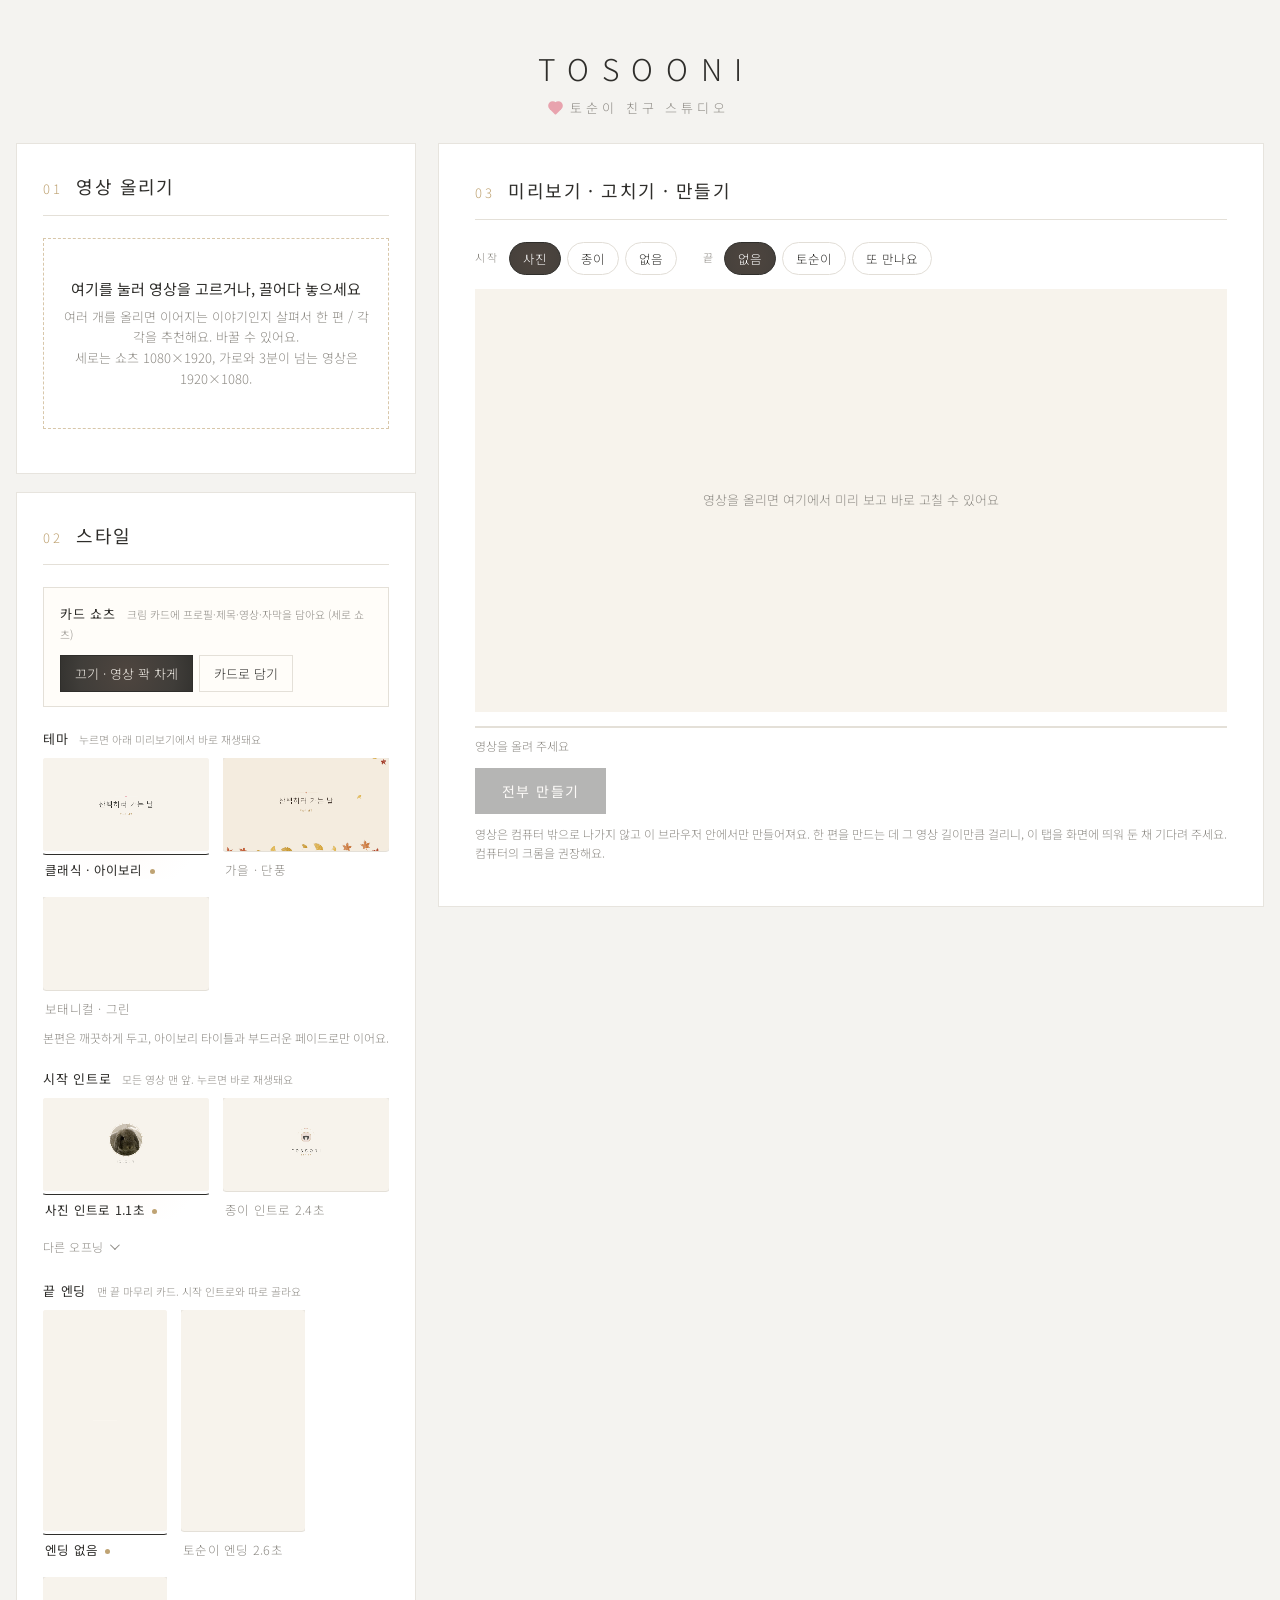
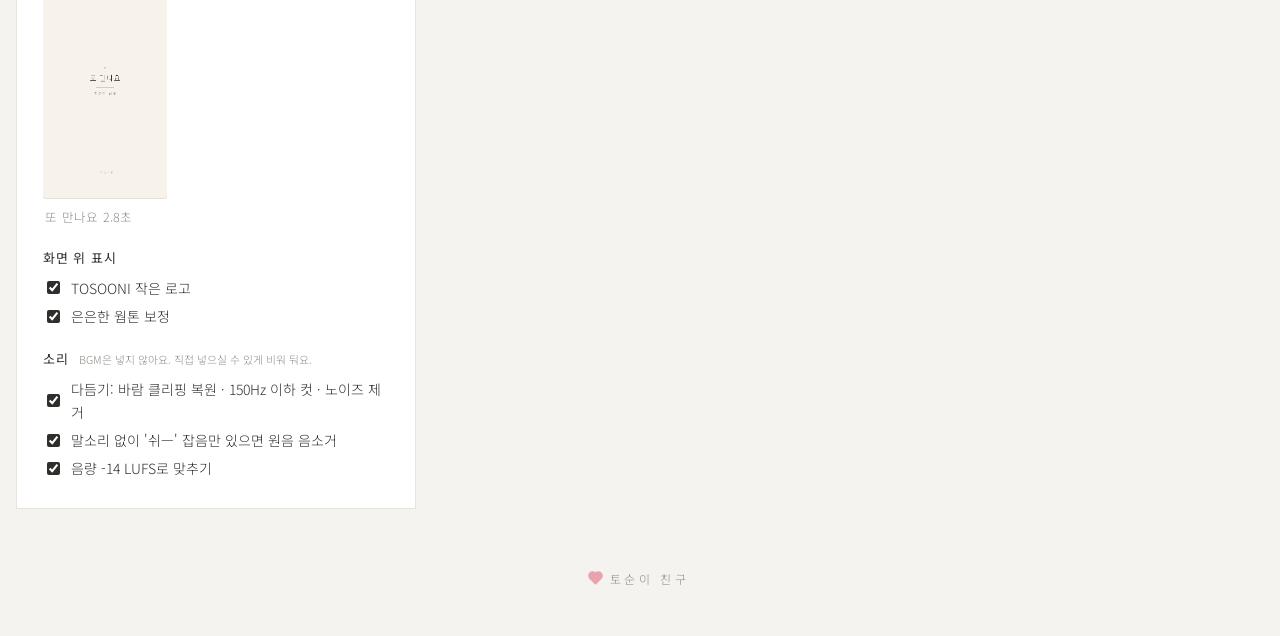
<file: index.html>
<!doctype html>
<html lang="ko">
<head>
<meta charset="utf-8">
<meta name="viewport" content="width=device-width, initial-scale=1">
<title>토순이 친구 스튜디오</title>
<meta name="description" content="영상을 올리면 토순이 친구 규칙대로 한 편씩 깔끔하게 편집해 줍니다.">
<link rel="icon" href="data:image/svg+xml,%3Csvg xmlns='http://www.w3.org/2000/svg' viewBox='0 0 32 32'%3E%3Cpath d='M16 27C6 20 3 14 6.5 9.5 9.5 6 14 7.5 16 11c2-3.5 6.5-5 9.5-1.5C29 14 26 20 16 27z' fill='%23E8A3AE'/%3E%3C/svg%3E">
<link rel="preconnect" href="https://fonts.googleapis.com">
<link rel="preconnect" href="https://fonts.gstatic.com" crossorigin>
<link rel="stylesheet" href="https://fonts.googleapis.com/css2?family=Noto+Sans+KR:wght@300;400;500&display=swap">
<link rel="stylesheet" href="style.css">
</head>
<body>
<header class="top">
  <div class="logo">TOSOONI</div>
  <div class="logo-sub"><span class="heart"></span>토순이 친구 스튜디오</div>
</header>

<main class="wrap">
  <section class="panel" id="upload">
    <div class="step-head"><span class="num">01</span><h2>영상 올리기</h2></div>
    <label class="drop" id="drop">
      <input type="file" id="fileInput" accept="video/*" multiple hidden>
      <div class="drop-inner">
        <div class="drop-title">여기를 눌러 영상을 고르거나, 끌어다 놓으세요</div>
        <div class="drop-hint">여러 개를 올리면 이어지는 이야기인지 살펴서 한 편 / 각각을 추천해요. 바꿀 수 있어요.<br>세로는 쇼츠 1080×1920, 가로와 3분이 넘는 영상은 1920×1080.</div>
      </div>
    </label>
    <div class="joinbar" id="joinBar" hidden>
      <div class="quick-g"><span class="quick-l">여러 영상</span>
        <div class="seg chips" id="joinSeg"><button data-v="auto">자동</button><button data-v="each">각각 한 편</button><button data-v="join">이어서 한 편</button></div></div>
      <div class="join-why" id="joinWhy"></div>
    </div>
    <ul class="clips" id="clipList"></ul>
  </section>

  <section class="panel" id="styles">
    <div class="step-head"><span class="num">02</span><h2>스타일</h2></div>

    <div class="field card-field">
      <label>카드 쇼츠 <small>크림 카드에 프로필·제목·영상·자막을 담아요 (세로 쇼츠)</small></label>
      <div class="seg" id="cardSeg">
        <button data-v="off">끄기 · 영상 꽉 차게</button>
        <button data-v="on">카드로 담기</button>
      </div>
      <div class="card-opts" id="cardOpts" hidden>
        <label class="check"><input type="checkbox" id="cardFrame" checked> 네모 테두리·그림자 박스</label>
        <div class="card-row">
          <span class="card-lab">영상 크기</span>
          <input type="range" id="cardScale" min="42" max="86" step="1" value="56" aria-label="카드 안 영상 크기">
          <span class="card-val" id="cardScaleVal">56%</span>
        </div>
        <div class="card-row">
          <span class="card-lab">프로필</span>
          <div class="seg" id="iconSeg">
            <button data-v="default">토순이</button>
            <button data-v="none">없음</button>
          </div>
          <button class="btn ghost small" id="iconPick" type="button">내 사진으로…</button>
          <input type="file" id="iconFile" accept="image/*" hidden>
        </div>
        <p class="note">미리보기에서 제목·자막 글자를 눌러 그 자리에서 바로 고칠 수 있어요.</p>
      </div>
    </div>

    <div class="field">
      <label>테마 <small>누르면 아래 미리보기에서 바로 재생돼요</small></label>
      <div class="seg swatches" id="themeSeg">
        <button data-v="classic">클래식 · 아이보리</button>
        <button data-v="autumn">가을 · 단풍</button>
        <button data-v="botanical">보태니컬 · 그린</button>
      </div>
      <div class="note" id="themeNote"></div>
    </div>

    <div class="field">
      <label>시작 인트로 <small>모든 영상 맨 앞. 누르면 바로 재생돼요</small></label>
      <div class="seg swatches" id="openingSeg">
        <button data-v="photo">사진 인트로 1.1초</button>
        <button data-v="minimal">종이 인트로 2.4초</button>
      </div>
      <details class="more" id="openingMoreBox">
        <summary>다른 오프닝</summary>
        <div class="seg swatches" id="openingMore">
          <button data-v="intro4s">토끼 인트로 4초</button>
          <button data-v="official">공식 오프닝 11.7초</button>
          <button data-v="botanical">보태니컬 오프닝</button>
          <button data-v="none">인트로 없음</button>
        </div>
      </details>
    </div>

    <div class="field">
      <label>끝 엔딩 <small>맨 끝 마무리 카드. 시작 인트로와 따로 골라요</small></label>
      <div class="seg swatches tall" id="endingSeg">
        <button data-v="none">엔딩 없음</button>
        <button data-v="shorts">토순이 엔딩 2.6초</button>
        <button data-v="words">또 만나요 2.8초</button>
      </div>
    </div>

    <div class="field">
      <label>화면 위 표시</label>
      <div class="checks">
        <label class="check"><input type="checkbox" id="watermark" checked> TOSOONI 작은 로고</label>
        <label class="check"><input type="checkbox" id="grade" checked> 은은한 웜톤 보정</label>
        <label class="check" id="frameCheck"><input type="checkbox" id="frame"> <span id="frameLabel">보태니컬 모서리 테두리</span></label>
      </div>
    </div>

    <div class="field">
      <label>소리 <small>BGM은 넣지 않아요. 직접 넣으실 수 있게 비워 둬요.</small></label>
      <div class="checks">
        <label class="check"><input type="checkbox" id="clean" checked> 다듬기: 바람 클리핑 복원 · 150Hz 이하 컷 · 노이즈 제거</label>
        <label class="check"><input type="checkbox" id="muteHiss" checked> 말소리 없이 '쉬—' 잡음만 있으면 원음 음소거</label>
        <label class="check"><input type="checkbox" id="normalize" checked> 음량 -14 LUFS로 맞추기</label>
      </div>
    </div>
  </section>

  <section class="panel" id="studio">
    <div class="step-head"><span class="num">03</span><h2>미리보기 · 고치기 · 만들기</h2></div>
    <div class="pick-row" id="pickRow" hidden>
      <select class="plain" id="pickSel" aria-label="볼 영상 고르기"></select>
    </div>
    <div class="quick" aria-label="시작과 끝 빠르게 고르기">
      <div class="quick-g"><span class="quick-l">시작</span>
        <div class="seg chips" id="openingQuick"><button data-v="photo">사진</button><button data-v="minimal">종이</button><button data-v="none">없음</button></div></div>
      <div class="quick-g"><span class="quick-l">끝</span>
        <div class="seg chips" id="endingQuick"><button data-v="none">없음</button><button data-v="shorts">토순이</button><button data-v="words">또 만나요</button></div></div>
    </div>
    <div class="stage" id="stage">
      <canvas id="screen" width="1920" height="1080"></canvas>
      <div class="stage-empty" id="stageEmpty">영상을 올리면 여기에서 미리 보고 바로 고칠 수 있어요</div>
      <div class="stage-edit" id="stageEdit" hidden>
        <div class="edit-hot" data-edit="title" hidden><span class="edit-txt"></span><span class="edit-pen" aria-hidden="true">✎</span></div>
        <div class="edit-hot" data-edit="caption" hidden><span class="edit-txt"></span><span class="edit-pen" aria-hidden="true">✎</span></div>
      </div>
    </div>

    <div class="editor" id="editor" hidden>
      <div class="transport">
        <button class="tp-play" id="edPlay" type="button" aria-label="재생 / 멈춤 (스페이스)">
          <svg class="i-play" viewBox="0 0 24 24" aria-hidden="true"><path d="M8 5.5v13l10.5-6.5z"/></svg>
          <svg class="i-pause" viewBox="0 0 24 24" aria-hidden="true"><path d="M7.5 5.5h3v13h-3zM13.5 5.5h3v13h-3z"/></svg>
        </button>
        <div class="tp-time" aria-live="off"><span id="edNow">0:00.0</span><span class="tp-sep">/</span><span id="edTotal">0:00.0</span></div>
        <div class="tp-steps">
          <button class="tp-step" id="edBack" type="button" aria-label="1초 뒤로">−1s</button>
          <button class="tp-step" id="edFwd" type="button" aria-label="1초 앞으로">+1s</button>
        </div>
      </div>
      <div class="tl" id="tl">
        <div class="tl-caps" id="tlCaps"></div>
        <div class="tl-track"><div class="tl-bands" id="tlBands"></div></div>
        <div class="tl-head" id="tlHead"></div>
        <input type="range" class="tl-range" id="tlRange" min="0" max="10" step="0.01" value="0" aria-label="타임라인: 처음부터 몇 초">
      </div>
      <div class="tl-ticks" id="tlTicks" aria-hidden="true"></div>

      <div class="insp">
        <div class="ed-which" id="edWhich" hidden></div>
        <div class="insp-row">
          <label for="edTitle">제목</label>
          <div class="insp-ctl">
            <input type="text" class="line" id="edTitle" maxlength="30" placeholder="예) 오늘은 산책하러 가는 날">
            <div class="insp-sub">비우면 제목 장면 없이 바로 본편이에요.</div>
          </div>
        </div>
        <div class="insp-row">
          <label for="edCap">자막</label>
          <div class="insp-ctl">
            <input type="text" class="line" id="edCap" maxlength="40" placeholder="반전이 있을 때만 · 예) 그런데 갑자기…">
            <div class="insp-sub">본편 <b id="edCapAt">0.0</b>초부터 <input type="number" class="num" id="edCapDur" min="1" max="12" step="0.5" aria-label="자막이 떠 있는 시간(초)">초 동안
              <button class="link" id="edCapHere" type="button">지금 위치에서 시작</button></div>
          </div>
        </div>
        <div class="insp-row">
          <label>본편 다듬기</label>
          <div class="insp-ctl">
            <div class="trim" id="trim">
              <canvas class="strip" id="strip"></canvas>
              <div class="trim-shade" id="shadeL"></div><div class="trim-shade" id="shadeR"></div>
              <input type="range" class="trim-r" id="trimA" min="0" max="10" step="0.05" aria-label="본편 시작 지점">
              <input type="range" class="trim-r" id="trimB" min="0" max="10" step="0.05" aria-label="본편 끝 지점">
            </div>
            <div class="insp-sub"><span id="trimInfo"></span>
              <button class="link" id="trimIn" type="button">지금 위치를 시작으로</button>
              <button class="link" id="trimOut" type="button">지금 위치를 끝으로</button>
              <button class="link" id="trimReset" type="button">되돌리기</button></div>
          </div>
        </div>
        <div class="insp-row" id="speedRow">
          <label>빨리감기</label>
          <div class="insp-ctl">
            <div class="spd-list" id="spdList"></div>
            <div class="insp-sub">
              <button class="link" id="spdFrom" type="button">여기부터</button>
              <button class="link" id="spdTo" type="button">여기까지 빨리감기</button>
              <select class="mini-sel" id="spdRate" aria-label="빨리감기 속도"><option value="2">×2</option><option value="4" selected>×4</option><option value="8">×8</option></select>
              <button class="link" id="spdAuto" type="button">자동으로 다시 찾기</button>
              <button class="link" id="spdOff" type="button">모두 원래 속도</button>
            </div>
            <div class="insp-sub spd-note" id="spdNote"></div>
          </div>
        </div>
        <div class="insp-row" id="edCropRow" hidden>
          <label for="edCrop">크롭 위치</label>
          <div class="insp-ctl crop-ctl"><span>왼쪽</span><input type="range" id="edCrop" min="0" max="1" step="0.01"><span>오른쪽</span><b id="edCropVal">50%</b></div>
        </div>
      </div>
      <div class="ed-actions">
        <button class="btn" id="edMake" type="button">이 편 만들기</button>
        <span class="ed-note">스페이스 재생·멈춤 · ← → 1초 · 타임라인을 끌어 원하는 초로</span>
      </div>
    </div>

    <div class="bar"><div class="bar-fill" id="barFill"></div></div>
    <div class="status" id="status">영상을 올려 주세요</div>
    <div class="actions">
      <button class="btn ghost" id="previewBtn" hidden disabled>미리보기</button>
      <button class="btn" id="exportBtn" disabled>전부 만들기</button>
      <button class="btn ghost" id="stopBtn" hidden>멈추고 고치기</button>
    </div>
    <ul class="results" id="results" hidden></ul>
    <p class="note">영상은 컴퓨터 밖으로 나가지 않고 이 브라우저 안에서만 만들어져요. 한 편을 만드는 데 그 영상 길이만큼 걸리니, 이 탭을 화면에 띄워 둔 채 기다려 주세요. 컴퓨터의 크롬을 권장해요.</p>
  </section>
</main>

<footer class="foot"><span class="heart"></span>토순이 친구</footer>
<script src="config.js"></script>
<script src="app.js"></script>
<script src="studio-ui.js"></script>
</body>
</html>
</file>
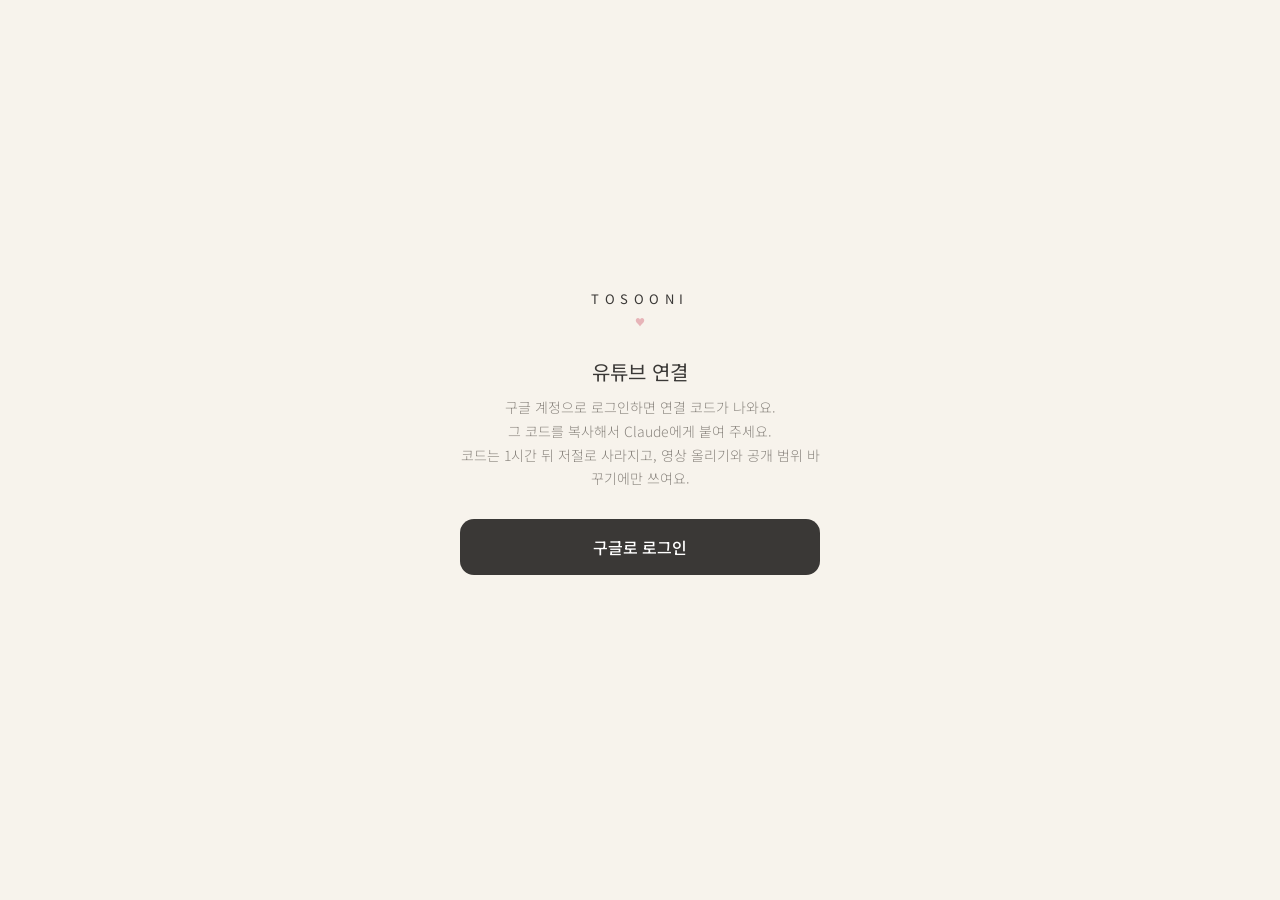
<file: connect.html>
<!doctype html>
<html lang="ko">
<head>
<meta charset="utf-8">
<meta name="viewport" content="width=device-width, initial-scale=1">
<meta name="robots" content="noindex">
<title>유튜브 연결</title>
<link href="https://fonts.googleapis.com/css2?family=Noto+Sans+KR:wght@300;400;500&display=swap" rel="stylesheet">
<style>
  :root { --bg:#F7F3EC; --ink:#3A3836; --sub:#8C8780; --gold:#B89B6A; --line:#E4DDD2; }
  * { box-sizing:border-box; }
  body { margin:0; min-height:100vh; display:flex; align-items:center; justify-content:center; background:var(--bg); color:var(--ink); font-family:'Noto Sans KR',system-ui,sans-serif; font-weight:300; padding:24px 16px; }
  main { width:100%; max-width:360px; text-align:center; }
  .mark { letter-spacing:.42em; font-size:13px; font-weight:400; margin-bottom:6px; }
  .heart { color:#E7B4B8; font-size:10px; }
  h1 { font-size:20px; font-weight:400; margin:28px 0 10px; }
  p { color:var(--sub); font-size:14px; line-height:1.7; margin:0 0 28px; }
  button { width:100%; border:0; border-radius:14px; padding:16px; font:500 16px 'Noto Sans KR',sans-serif; background:var(--ink); color:#fff; }
  button.ghost { background:transparent; color:var(--ink); border:1px solid var(--line); margin-top:10px; }
  #code { display:none; width:100%; height:92px; margin:0 0 12px; padding:12px; border:1px solid var(--line); border-radius:12px; background:#fff; font:12px ui-monospace,monospace; color:var(--sub); resize:none; word-break:break-all; }
  #msg { margin-top:16px; font-size:13px; color:var(--gold); min-height:20px; }
</style>
</head>
<body>
<main>
  <div class="mark">TOSOONI</div><div class="heart">♥</div>
  <h1 id="h">유튜브 연결</h1>
  <p id="p">구글 계정으로 로그인하면 연결 코드가 나와요.<br>그 코드를 복사해서 Claude에게 붙여 주세요.<br>코드는 1시간 뒤 저절로 사라지고, 영상 올리기와 공개 범위 바꾸기에만 쓰여요.</p>
  <textarea id="code" readonly></textarea>
  <button id="go">구글로 로그인</button>
  <div id="msg"></div>
</main>
<script src="config.js"></script>
<script src="https://accounts.google.com/gsi/client" async defer></script>
<script>
  const go = document.getElementById('go'), code = document.getElementById('code'), msg = document.getElementById('msg');
  let token = '';
  go.onclick = () => {
    if (token) {
      code.select();
      (navigator.clipboard ? navigator.clipboard.writeText(token) : Promise.reject()).then(
        () => { msg.textContent = '복사했어요. Claude에게 붙여 주세요.'; },
        () => { document.execCommand('copy'); msg.textContent = '복사했어요. Claude에게 붙여 주세요.'; });
      return;
    }
    if (!window.google || !google.accounts) { msg.textContent = '잠시 후 다시 눌러 주세요.'; return; }
    google.accounts.oauth2.initTokenClient({
      client_id: window.TOSOONI_CONFIG.googleClientId,
      scope: 'https://www.googleapis.com/auth/youtube.upload https://www.googleapis.com/auth/youtube',
      callback: (r) => {
        if (r.error) { msg.textContent = '로그인이 취소됐어요. 다시 눌러 주세요.'; return; }
        token = r.access_token;
        code.value = token; code.style.display = 'block';
        document.getElementById('h').textContent = '연결 코드';
        document.getElementById('p').innerHTML = '아래 버튼으로 복사해서<br>Claude에게 그대로 붙여 주세요.';
        go.textContent = '코드 복사하기';
        msg.textContent = '';
      },
      error_callback: () => { msg.textContent = '로그인 창이 닫혔어요. 팝업 차단을 꺼 주세요.'; },
    }).requestAccessToken();
  };
</script>
</body>
</html>
</file>
<file: style.css>
[hidden]{display:none!important}
:root{
  --ivory:#F7F3EC; --pearl:#E4E0D8; --dove:#8E8B85; --charcoal:#2F2E2B;
  --gold:#BFA373; --blush:#EBDCD5; --rose:#E8A3AE; --card:#FFFDF9; --green:#1F3D25;
}
*{box-sizing:border-box}
html,body{margin:0}
body{background:var(--ivory);color:var(--charcoal);font-family:"Noto Sans KR",system-ui,sans-serif;font-weight:300;line-height:1.6;-webkit-font-smoothing:antialiased}
button,input{font-family:inherit}

.top{text-align:center;padding:56px 16px 28px}
.logo{font-weight:300;letter-spacing:.42em;font-size:30px;padding-left:.42em}
.logo-sub{margin-top:6px;font-size:13px;letter-spacing:.3em;color:var(--dove);display:flex;align-items:center;justify-content:center;gap:10px}
.heart{display:inline-block;width:9px;height:9px;background:var(--rose);transform:rotate(45deg);position:relative;border-radius:1px}
.heart:before,.heart:after{content:"";position:absolute;width:9px;height:9px;background:var(--rose);border-radius:50%}
.heart:before{left:-4.5px;top:0}.heart:after{left:0;top:-4.5px}

.wrap{max-width:880px;margin:0 auto;padding:0 16px 40px;display:flex;flex-direction:column;gap:20px}
.panel{background:var(--card);border:1px solid var(--pearl);padding:32px 36px}
@media (max-width:600px){.panel{padding:24px 18px}}
.step-head{display:flex;align-items:baseline;gap:14px;margin-bottom:22px;border-bottom:1px solid var(--pearl);padding-bottom:14px}
.step-head .num{color:var(--gold);font-size:13px;letter-spacing:.2em}
.step-head h2{margin:0;font-weight:400;font-size:18px;letter-spacing:.08em}

.drop{display:block;border:1px dashed var(--gold);padding:38px 16px;text-align:center;cursor:pointer;transition:background .2s}
.drop:hover,.drop.over{background:#FBF7EF}
.drop-title{font-size:15px;font-weight:400}
.drop-hint{font-size:13px;color:var(--dove);margin-top:6px}

.clips{list-style:none;margin:16px 0 0;padding:0;display:flex;flex-direction:column;gap:10px}
.clip-card{border:1px solid var(--pearl);background:var(--ivory);padding:14px}
.clip-top{display:flex;gap:12px;align-items:flex-start}
.thumb{width:96px;height:60px;flex:none;background:#E9E3D9;overflow:hidden}
.thumb canvas{width:100%;height:100%;display:block}
.clip-card .meta{flex:1;min-width:0;font-size:13px}
.clip-card .name{white-space:nowrap;overflow:hidden;text-overflow:ellipsis;font-weight:400}
.clip-card .sub{color:var(--dove);font-size:12px}
.clip-card .outs{color:var(--charcoal)}
.clip-card .warn{color:#A0727A}
.clip-fields{margin-top:12px;display:flex;flex-direction:column;gap:10px;border-top:1px solid var(--pearl);padding-top:12px}
.mini{display:flex;flex-direction:column;gap:5px;font-size:12px;font-weight:400}
.mini small,.check small{color:var(--dove);font-weight:300}
input.plain{border:1px solid var(--pearl);background:var(--card);padding:9px 12px;font-size:15px;color:var(--charcoal);outline:none}
input.plain:focus{border-color:var(--gold)}
.crop-row{display:flex;align-items:center;gap:10px;font-size:12px;color:var(--dove)}
.crop-row input{flex:1;accent-color:var(--gold)}
.prev-row{display:flex;gap:6px;flex-wrap:wrap}
.btn.small{padding:7px 14px;font-size:12px;letter-spacing:.06em}
.icon-btn{border:1px solid var(--pearl);background:var(--card);width:30px;height:30px;cursor:pointer;color:var(--charcoal);font-size:13px;flex:none}
.icon-btn:hover{border-color:var(--gold)}
.results{list-style:none;margin:22px 0 0;padding:20px 0 0;border-top:1px solid var(--pearl);display:flex;flex-direction:column;gap:14px}
.results li{display:flex;gap:14px;align-items:flex-start}
.results video{width:260px;max-width:45%;aspect-ratio:16/9;background:#000;flex:none}
.results li.vert video{width:130px;aspect-ratio:9/16}
.r-meta{display:flex;flex-direction:column;gap:6px;font-size:13px;min-width:0}
.r-meta .name{font-weight:400;word-break:break-all}
.r-meta .sub{color:var(--dove);font-size:12px}
.format-line{display:flex;align-items:center;gap:12px;flex-wrap:wrap;margin-top:18px;font-size:13px}
.auto-note{color:var(--dove);font-size:12px}

.field{margin-bottom:22px}
.field:last-child{margin-bottom:0}
.field>label{display:block;font-size:13px;letter-spacing:.06em;margin-bottom:8px;font-weight:400}
.field small{font-weight:300;color:var(--dove);letter-spacing:0;margin-left:6px}
.seg{display:flex;flex-wrap:wrap;gap:6px}
.seg button{border:1px solid var(--pearl);background:var(--card);padding:8px 14px;font-size:13px;cursor:pointer;color:var(--charcoal);font-weight:300;transition:all .15s}
.seg button:hover{border-color:var(--gold)}
.seg button.on{border-color:var(--charcoal);background:var(--charcoal);color:var(--ivory)}
.seg button:disabled{opacity:.35;cursor:not-allowed}
.title-row{display:flex;font-weight:300;align-items:center;border:1px solid var(--pearl);background:var(--card)}
.title-pre{padding:0 12px;color:var(--dove);font-size:14px;border-right:1px solid var(--pearl);align-self:stretch;display:flex;align-items:center}
.title-row input{flex:1;border:0;padding:11px 12px;font-size:16px;background:transparent;color:var(--charcoal);outline:none;min-width:0}
.title-row:focus-within{border-color:var(--gold)}
.checks{display:flex;flex-direction:column;gap:6px}
.check{font-size:14px;display:flex;align-items:center;gap:8px;cursor:pointer}
.check input{accent-color:var(--charcoal)}
.note{font-size:12px;color:var(--dove);margin-top:10px}

.stage{position:relative;background:#ECE7DF;display:flex;align-items:center;justify-content:center;aspect-ratio:16/9;max-height:70vh;margin:0 auto;overflow:hidden}
.stage.vert{aspect-ratio:9/16;width:auto;height:min(70vh,640px)}
.stage canvas{width:100%;height:100%;display:block;object-fit:contain}
.stage-empty{position:absolute;inset:0;display:flex;align-items:center;justify-content:center;color:var(--dove);font-size:13px;padding:16px;text-align:center}
.bar{height:2px;background:var(--pearl);margin-top:14px}
.bar-fill{height:100%;width:0;background:var(--gold);transition:width .2s linear}
.status{font-size:12px;color:var(--dove);margin-top:8px;min-height:20px}
.actions{display:flex;gap:8px;margin-top:12px;flex-wrap:wrap}
.btn{display:inline-flex;align-items:center;justify-content:center;border:1px solid var(--charcoal);background:var(--charcoal);color:var(--ivory);padding:12px 26px;font-size:14px;letter-spacing:.1em;cursor:pointer;text-decoration:none;font-weight:400}
.btn:hover{background:#45433f}
.btn.ghost{background:transparent;color:var(--charcoal)}
.btn.ghost:hover{background:#F1ECE3}
.btn:disabled{opacity:.35;cursor:not-allowed}
.foot{text-align:center;color:var(--dove);font-size:12px;letter-spacing:.3em;padding:20px 16px 48px;display:flex;justify-content:center;align-items:center;gap:10px}
.clips .warn{color:#B0707C}
.r-actions{display:flex;gap:6px;flex-wrap:wrap}
.yt-form{display:flex;flex-direction:column;gap:8px;margin-top:6px;border-top:1px solid var(--pearl);padding-top:10px}
.yt-form textarea{resize:vertical;font-family:inherit;font-size:13px;line-height:1.5}
.yt-form select{font-family:inherit;font-size:13px}
.yt-msg a{color:var(--charcoal)}
@media (max-width:600px){.results li{flex-direction:column}.results video{max-width:100%;width:100%}.results li.vert video{width:60%}}
.pick-row{margin-top:12px}.pick-row select{width:100%;padding:9px 10px;font-size:13px}
.crop-row input.f-cropn{flex:none;width:64px;padding:5px 8px;font-size:13px}
.clip-card .sheet{width:100%;border:1px solid var(--pearl);margin-top:4px}

/* ============================================================
   UI 감성 업그레이드 (프리셋 알약 · 토순이 말풍선 · 커스텀 커서 · 호버 컬러 리빌)
   app.js는 건드리지 않아요. 여기 스타일은 화면에만 닿고, 만들어지는 영상 픽셀에는 영향이 없어요.
   ============================================================ */

/* ---------- 빠른 시작: 토순이 가이드 + 원클릭 프리셋 ---------- */
.hero{position:relative;isolation:isolate;overflow:hidden;background:var(--card);border:1px solid var(--pearl);padding:20px 22px 22px}
.hero:before{content:"";position:absolute;inset:0;z-index:-1;opacity:.85;pointer-events:none;background:
  radial-gradient(340px 220px at 92% -18%, #FBE7DE 0%, rgba(251,231,222,0) 70%),
  radial-gradient(320px 220px at -10% 118%, #E9F0E3 0%, rgba(233,240,227,0) 72%)}
@media (max-width:600px){.hero{padding:16px 16px 18px}}

.guide{display:flex;align-items:center;gap:12px;margin-bottom:15px}
.toso-ava{width:46px;height:46px;flex:none;border-radius:50%;background:#FFFDF9;border:1px solid var(--pearl);display:grid;place-items:center;box-shadow:0 3px 10px rgba(47,46,43,.07)}
.toso-ava svg{width:36px;height:36px;display:block;transform-origin:50% 88%;animation:toso-bob 4.6s ease-in-out infinite}
@keyframes toso-bob{0%,100%{transform:rotate(-2.5deg) translateY(0)}50%{transform:rotate(3deg) translateY(-1px)}}
@media (prefers-reduced-motion:reduce){.toso-ava svg{animation:none}}
.bubble{position:relative;flex:1;min-width:0;background:#FFFDF9;border:1px solid var(--pearl);border-radius:15px;padding:10px 15px;font-size:13px;line-height:1.55;color:#3B3A36;box-shadow:0 2px 10px rgba(47,46,43,.045)}
.bubble:before{content:"";position:absolute;left:-6px;top:calc(50% - 5px);width:10px;height:10px;background:#FFFDF9;border-left:1px solid var(--pearl);border-bottom:1px solid var(--pearl);transform:rotate(45deg)}
.bubble span{display:block;transition:opacity .18s ease,transform .18s ease}
.bubble.swap span{opacity:0;transform:translateY(3px)}

.presets{display:grid;grid-template-columns:repeat(auto-fit,minmax(138px,1fr));gap:8px}
@media (max-width:620px){.presets{grid-template-columns:repeat(2,minmax(0,1fr))}}
@media (max-width:360px){.presets{grid-template-columns:1fr}}
.preset{position:relative;isolation:isolate;overflow:hidden;display:flex;align-items:center;gap:9px;text-align:left;
  border:1px solid var(--pearl);border-radius:999px;background:#FFFDF9;padding:8px 16px 8px 9px;min-height:52px;
  font-family:inherit;color:var(--charcoal);cursor:pointer;filter:grayscale(1);
  transition:filter .4s ease,border-color .3s ease,box-shadow .3s ease,transform .2s ease}
.preset:before{content:"";position:absolute;inset:0;z-index:-1;opacity:0;transition:opacity .45s ease;pointer-events:none;background:
  radial-gradient(140px circle at var(--mx,50%) var(--my,50%), rgba(255,197,170,.95), rgba(255,226,210,.55) 46%, rgba(250,246,238,0) 78%)}
.preset:hover,.preset:focus-visible{filter:none;border-color:#E9C3B4;box-shadow:0 8px 20px rgba(232,163,174,.18);transform:translateY(-1px);outline:none}
.preset:hover:before,.preset:focus-visible:before{opacity:1}
.preset:active{transform:translateY(0) scale(.99)}
.preset .p-emo{width:30px;height:30px;flex:none;border-radius:50%;display:grid;place-items:center;font-size:15px;
  background:radial-gradient(circle at 34% 28%,#FFF5EE,#F6E5DA)}
.preset .p-in{min-width:0}
.preset b{display:block;font-weight:500;font-size:13.5px;letter-spacing:.01em;line-height:1.3;white-space:nowrap}
.preset small,.preset .p-in small{display:block;font-weight:300;color:var(--dove);font-size:11px;letter-spacing:0;line-height:1.4;margin:0;white-space:nowrap;overflow:hidden;text-overflow:ellipsis}
.preset.on{filter:none;border-color:#E3ABA6;box-shadow:0 4px 16px rgba(232,163,174,.22)}
.preset.on:before{opacity:.55}
.preset.on:after{content:"";position:absolute;right:11px;top:11px;width:6px;height:6px;border-radius:50%;background:var(--rose);box-shadow:0 0 0 3px rgba(232,163,174,.18)}

/* ---------- 호버 컬러 리빌: 기존 스타일 버튼도 커서 자리에서 색이 번져요 ---------- */
.seg button{position:relative;isolation:isolate;overflow:hidden}
.seg button:before{content:"";position:absolute;inset:0;z-index:-1;opacity:0;transition:opacity .3s ease;pointer-events:none;background:
  radial-gradient(100px circle at var(--mx,50%) var(--my,50%), rgba(255,201,176,.95), rgba(255,233,220,.5) 48%, rgba(255,255,255,0) 78%)}
.seg button:hover:before{opacity:1}
.seg button.on:before{opacity:.16}

/* 업로드 드롭존: 커서를 따라 수채처럼 번지는 웜톤 */
.drop{position:relative;overflow:hidden;border-color:#D8C7AA}
.drop:before{content:"";position:absolute;inset:0;opacity:0;transition:opacity .35s ease;pointer-events:none;background:
  radial-gradient(220px circle at var(--mx,50%) var(--my,50%), rgba(255,206,184,.55), rgba(255,238,222,.22) 55%, rgba(255,255,255,0) 80%)}
.drop:hover:before,.drop.over:before{opacity:1}
.drop-inner{position:relative}
.drop:hover{border-color:var(--rose)}

/* 목록 썸네일: 차분한 흑백 → 마우스가 닿으면 원래 색으로 */
.thumb canvas{filter:grayscale(.9) contrast(.97);transition:filter .5s ease}
.clip-card:hover .thumb canvas{filter:none}
.clip-card .sheet{filter:grayscale(.85);transition:filter .5s ease}
.clip-card .sheet:hover{filter:none}

/* ---------- 미리보기: 컬러 스포트라이트 + '보정 전' 비교 (CSS 오버레이 / 별도 캔버스) ---------- */
.stage-fx{position:absolute;inset:0;z-index:3;pointer-events:none;opacity:0;transition:opacity .35s ease}
.stage:hover .stage-fx{opacity:1}
.stage-glow{position:absolute;inset:0;background:
  radial-gradient(150px circle at var(--mx,50%) var(--my,50%), rgba(255,178,142,.5), rgba(255,225,190,.22) 46%, rgba(255,255,255,0) 76%),
  radial-gradient(320px circle at var(--mx,50%) var(--my,50%), rgba(255,236,214,.2), rgba(255,255,255,0) 78%);
  mix-blend-mode:soft-light}
.cmp{position:absolute;width:148px;height:148px;border-radius:50%;overflow:hidden;transform:translate(-50%,-50%);
  border:1.5px solid rgba(255,253,249,.92);box-shadow:0 10px 26px rgba(24,20,18,.3),0 0 0 7px rgba(255,253,249,.2)}
.cmp canvas{width:100%;height:100%;display:block}
.cmp:after{content:"";position:absolute;inset:0;border-radius:50%;pointer-events:none;box-shadow:inset 0 0 16px rgba(28,22,18,.28), inset 0 0 0 1px rgba(255,253,249,.5)}
.cmp-tag{position:absolute;left:50%;bottom:7px;transform:translateX(-50%);font-size:10px;letter-spacing:.06em;
  color:#FFFDF9;background:rgba(47,46,43,.6);border-radius:999px;padding:1px 8px;white-space:nowrap}
.stage-note{font-size:11.5px;color:var(--dove);text-align:center;margin-top:8px}
.stage-note b{font-weight:400;color:#8C7A70}

/* ---------- 당근 커서: 마우스가 있는 기기에서는 어디서나 항상 당근 (버튼·미리보기·글자 칸 포함) ---------- */
@media (pointer:fine){
  html,body,*,*::before,*::after{cursor:url("data:image/svg+xml,<svg%20xmlns=%22http://www.w3.org/2000/svg%22%20width=%2228%22%20height=%2228%22%20viewBox=%220%200%2028%2028%22>%20<g%20stroke=%22%233A3835%22%20stroke-width=%22.95%22%20stroke-linejoin=%22round%22%20stroke-linecap=%22round%22>%20<path%20d=%22M16.9%2017.2c1.6-2.6%204.6-3.6%207.2-2.4-1.1%202.9-4.1%204.1-7.2%202.4z%22%20fill=%22%239DBE86%22/>%20<path%20d=%22M17.6%2019.4c2.2-.9%204.7-.2%206.1%201.7-2%201.8-4.9%201.5-6.1-1.7z%22%20fill=%22%23B4D19B%22/>%20<path%20d=%22M2.5%202.5c4.6%202.4%209.4%206.4%2012.4%209.5%202.1%202.1%202.4%205%20.3%206.8-2.1%201.8-5.1%201.2-6.8-.9C6.5%2014.7%204%208.7%202.5%202.5z%22%20fill=%22%23F2A868%22/>%20</g>%20<path%20d=%22M7.7%208.7l2.6%202.2M6.8%2012l2.4%202.1%22%20stroke=%22%23D98A4A%22%20stroke-width=%22.85%22%20stroke-linecap=%22round%22%20fill=%22none%22/>%20</svg>") 2 2, auto!important}
}

/* ---------- 카드 쇼츠 설정 (크림 카드 · 네모 박스 · 영상 크기 · 프로필) ---------- */
.card-field{border:1px solid var(--pearl);background:#FFFDF9;padding:16px 16px 14px;margin-bottom:22px}
.card-field>label{margin-bottom:10px}
.card-opts{margin-top:12px;display:flex;flex-direction:column;gap:11px;border-top:1px dashed var(--pearl);padding-top:13px}
.card-opts[hidden]{display:none}
.card-opts .check{font-size:13.5px}
.card-row{display:flex;align-items:center;gap:10px;flex-wrap:wrap;font-size:13px}
.card-lab{color:var(--dove);font-size:12px;min-width:52px}
.card-row input[type=range]{flex:1;min-width:130px;accent-color:var(--rose);cursor:pointer}
.card-val{font-size:12px;color:var(--charcoal);min-width:40px;text-align:right;font-variant-numeric:tabular-nums}
.card-opts .note{margin-top:0}
.preset.is-card .p-emo{background:radial-gradient(circle at 34% 28%,#FFF3E9,#F7E2D3)}

/* ---------- 미리보기 위에서 제목·자막 바로 고치기 ---------- */
.stage-edit{position:absolute;inset:0;z-index:4;pointer-events:none}
.edit-hot{position:absolute;pointer-events:auto;display:flex;align-items:center;justify-content:center;gap:8px;
  transform:translateY(-50%);border-radius:10px;padding:3px 10px;border:1px dashed transparent;
  transition:border-color .18s ease,background .18s ease;cursor:text;overflow:hidden}
.edit-hot:hover,.edit-hot:focus-within{border-color:rgba(232,163,174,.9);background:rgba(255,253,249,.16);box-shadow:0 0 0 3px rgba(232,163,174,.10)}
.edit-hot .edit-txt{display:block;width:100%;text-align:center;color:transparent;overflow:hidden;white-space:nowrap}
.edit-hot .edit-pen{position:absolute;right:4px;top:50%;transform:translateY(-50%);font-size:12px;color:#B98F86;
  opacity:0;transition:opacity .18s ease;pointer-events:none}
.edit-hot:hover .edit-pen{opacity:1}
.edit-hot.empty .edit-txt{color:rgba(140,133,124,.55)}
.edit-input{width:100%;border:0;outline:none;background:transparent;text-align:center;font-family:inherit;
  color:var(--charcoal);padding:0;border-bottom:1px solid rgba(232,163,174,.9)}

/* 카드 모드에서는 타이틀 앞 '오늘은' 접두어를 숨겨요 (카드 제목은 그대로 들어감) */
.card-mode .title-pre{display:none}
.card-row input[type=range]{-webkit-appearance:none;appearance:none;height:22px;background:transparent}
.card-row input[type=range]::-webkit-slider-runnable-track{height:4px;border-radius:999px;background:#EFE5D8}
.card-row input[type=range]::-webkit-slider-thumb{-webkit-appearance:none;width:16px;height:16px;margin-top:-6px;border-radius:50%;background:#FFFDF9;border:2px solid #E8A3AE;box-shadow:0 1px 4px rgba(47,46,43,.18);cursor:pointer}
.card-row input[type=range]::-moz-range-track{height:4px;border-radius:999px;background:#EFE5D8}
.card-row input[type=range]::-moz-range-thumb{width:14px;height:14px;border-radius:50%;background:#FFFDF9;border:2px solid #E8A3AE}

/* ================================================================ 스타일 썸네일 (보이는 그대로 고르기) */
.seg.swatches{display:grid;grid-template-columns:repeat(auto-fill,minmax(148px,1fr));gap:18px 14px}
.seg.swatches.tall{grid-template-columns:repeat(auto-fill,124px)}
.seg.swatches button{display:flex;flex-direction:column;align-items:stretch;gap:9px;padding:0;border:0;background:none;text-align:left;color:var(--dove);font-size:12.5px;letter-spacing:.02em;transition:color .2s}
.seg.swatches button:hover{border:0;color:var(--charcoal)}
.seg.swatches button.on{background:none;color:var(--charcoal);font-weight:400}
.seg.swatches .sw{display:block;width:100%;height:auto;background:var(--ivory);outline:1px solid var(--pearl);outline-offset:0;border-radius:3px;transition:outline-color .2s,outline-offset .2s,transform .35s cubic-bezier(.2,.7,.2,1)}
.seg.swatches button:hover .sw{transform:translateY(-2px)}
.seg.swatches button.on .sw{outline:1.5px solid var(--charcoal);outline-offset:3px}
.seg.swatches .sw-l{padding-left:2px}
.seg.swatches button.on .sw-l:after{content:"";display:inline-block;width:5px;height:5px;border-radius:50%;background:var(--gold);margin-left:7px;vertical-align:middle}
.seg.swatches button:not(:has(.sw)){border:1px solid var(--pearl);padding:10px 12px;background:var(--card)}

/* ================================================================ 편집 화면 (타임라인 · 바로 고치기) */
.editor{margin-top:22px}
.transport{display:flex;align-items:center;gap:16px}
.tp-play{width:46px;height:46px;border-radius:50%;border:0;background:var(--charcoal);color:var(--ivory);display:grid;place-items:center;flex:none;transition:transform .15s,background .2s}
.tp-play:hover{background:#45433f}
.tp-play:active{transform:scale(.95)}
.tp-play svg{width:20px;height:20px;fill:currentColor;grid-area:1/1}
.tp-play .i-pause{display:none}
.tp-play.on .i-play{display:none}.tp-play.on .i-pause{display:block}
.tp-time{font-size:15px;letter-spacing:.04em;font-variant-numeric:tabular-nums;color:var(--charcoal);font-weight:400}
.tp-time #edTotal{color:var(--dove);font-weight:300}
.tp-sep{color:var(--pearl);margin:0 8px}
.tp-steps{margin-left:auto;display:flex;gap:6px}
.tp-step{border:1px solid var(--pearl);background:var(--card);color:var(--charcoal);font-size:12px;padding:6px 11px;border-radius:999px;font-variant-numeric:tabular-nums;letter-spacing:.02em}
.tp-step:hover{border-color:var(--gold)}

.tl{position:relative;margin-top:26px;height:46px}
.tl-track{position:absolute;left:0;right:0;top:0;height:46px;border-radius:8px;overflow:hidden;background:#EFEAE1}
.tl-bands{position:absolute;inset:0}
.band{position:absolute;top:0;bottom:0;border-right:2px solid var(--card);display:flex;align-items:center;padding:0 10px;overflow:hidden}
.band span{font-size:10.5px;letter-spacing:.14em;color:#8A8378;white-space:nowrap}
.b-opening{background:#E7E0D3}.b-title{background:#EFE5D6}.b-pause{background:#F2ECE2}.b-main{background:#DDD4C4}.b-ending{background:#E9E2D6}
.b-main span{color:#5F584D}
.tl-cap{position:absolute;top:-17px;height:12px;border-radius:999px;background:var(--rose);opacity:.85;min-width:6px}
.tl-cap span{position:absolute;left:0;top:-15px;font-size:10px;letter-spacing:.1em;color:#B06F7C;white-space:nowrap}
.tl-head{position:absolute;top:-6px;bottom:-6px;width:2px;margin-left:-1px;background:var(--charcoal);pointer-events:none;border-radius:2px}
.tl-head:before{content:"";position:absolute;left:50%;top:-6px;width:12px;height:12px;margin-left:-6px;border-radius:50%;background:var(--charcoal);box-shadow:0 0 0 3px var(--card)}
.tl-range{position:absolute;inset:-8px 0;width:100%;height:62px;margin:0;opacity:0}
.tl-ticks{position:relative;height:18px;margin-top:8px}
.tl-ticks span{position:absolute;transform:translateX(-50%);font-size:10.5px;color:var(--dove);font-variant-numeric:tabular-nums;letter-spacing:.03em}
.tl-ticks span:first-child{transform:none}

.insp{margin-top:26px;border-top:1px solid var(--pearl)}
.insp-row{display:grid;grid-template-columns:104px 1fr;gap:18px;padding:18px 0;border-bottom:1px solid var(--pearl);align-items:start}
.insp-row>label{font-size:12px;letter-spacing:.14em;color:var(--dove);padding-top:9px;font-weight:400}
@media (max-width:600px){.insp-row{grid-template-columns:1fr;gap:8px}.insp-row>label{padding-top:0}}
.insp-ctl{min-width:0}
input.line{width:100%;border:0;border-bottom:1px solid var(--pearl);background:transparent;padding:8px 0;font-size:17px;font-weight:300;color:var(--charcoal);outline:none;letter-spacing:.01em;transition:border-color .2s}
input.line:focus{border-bottom-color:var(--charcoal)}
input.line::placeholder{color:#B8B2A8}
.insp-sub{margin-top:9px;font-size:12px;color:var(--dove);display:flex;flex-wrap:wrap;align-items:center;gap:6px 12px}
.insp-sub b{font-weight:400;color:var(--charcoal);font-variant-numeric:tabular-nums}
input.num{width:58px;border:0;border-bottom:1px solid var(--pearl);background:transparent;padding:2px 2px;font-size:12.5px;color:var(--charcoal);text-align:center;outline:none;font-variant-numeric:tabular-nums}
.link{border:0;background:none;padding:0;color:var(--charcoal);font-size:12px;text-decoration:underline;text-decoration-color:var(--gold);text-underline-offset:4px;letter-spacing:.02em}
.link:hover{color:#7d6a49}
.link[hidden]{display:none}
.trim{position:relative;height:56px;border-radius:6px;overflow:hidden;background:#E9E3D9}
.trim .strip{display:block;width:100%;height:56px}
.trim-shade{position:absolute;top:0;bottom:0;background:rgba(247,243,236,.78);pointer-events:none}
#shadeL{left:0;box-shadow:inset -2px 0 0 var(--charcoal)}#shadeR{right:0;box-shadow:inset 2px 0 0 var(--charcoal)}
.trim-r{position:absolute;inset:0;width:100%;height:56px;margin:0;background:none;pointer-events:none;-webkit-appearance:none;appearance:none}
.trim-r::-webkit-slider-runnable-track{background:none;height:56px}
.trim-r::-webkit-slider-thumb{-webkit-appearance:none;pointer-events:auto;width:12px;height:56px;border-radius:3px;background:var(--charcoal);box-shadow:inset 0 0 0 4.5px var(--charcoal),inset 0 0 0 6px var(--ivory)}
.trim-r::-moz-range-track{background:none}
.trim-r::-moz-range-thumb{pointer-events:auto;width:12px;height:56px;border:0;border-radius:3px;background:var(--charcoal)}
.crop-ctl{display:flex;align-items:center;gap:10px;font-size:12px;color:var(--dove);padding-top:8px}
.crop-ctl input{flex:1;accent-color:var(--charcoal)}
.crop-ctl b{font-weight:400;color:var(--charcoal);min-width:38px;text-align:right;font-variant-numeric:tabular-nums}
.ed-actions{display:flex;align-items:center;gap:16px;flex-wrap:wrap;margin-top:22px}
.ed-note{font-size:11.5px;color:var(--dove);letter-spacing:.02em}
.pick-row{margin:0 0 16px}
.results li.fresh{animation:fresh 1.6s ease}
@keyframes fresh{0%{background:#F3EBDD}100%{background:transparent}}
#studio .status{min-height:20px}
@media (pointer:coarse){.ed-note{display:none}}

/* ================================================================ 화면 배치 v4: 밝은 중성 바탕 · 차콜 글자
   컴퓨터: 왼쪽 영상 목록·스타일 / 오른쪽 큰 미리보기   휴대폰: 올리기 → 미리보기 → 스타일 */
body{background:#F4F3F0}
.panel{background:#FFFFFF;border-color:#E7E4DE}
.top{padding:44px 16px 24px}
.wrap{max-width:1360px;display:flex;flex-direction:column;gap:18px}
#upload{order:1}#studio{order:2}#styles{order:3}
@media (min-width:1100px){
  .wrap{display:grid;grid-template-columns:minmax(340px,400px) minmax(0,1fr);grid-template-areas:"upload studio" "styles studio";align-items:start;gap:18px 22px}
  #upload{grid-area:upload}#styles{grid-area:styles}#studio{grid-area:studio}
  #upload,#styles{padding:28px 26px}
  .stage{max-height:62vh}
}
.quick{display:flex;flex-wrap:wrap;gap:10px 26px;align-items:center;margin:0 0 14px}
.quick-g{display:flex;align-items:center;gap:10px}
.quick-l{font-size:11px;letter-spacing:.16em;color:var(--dove)}
.seg.chips{gap:6px}
.seg.chips button{border-radius:999px;padding:6px 13px;font-size:12.5px;border-color:#E2DED7;background:#fff}
.seg.chips button.on{background:var(--charcoal);border-color:var(--charcoal);color:#fff}
details.more{margin-top:14px}
details.more summary{cursor:pointer;font-size:12px;color:var(--dove);letter-spacing:.04em;list-style:none;display:inline-flex;align-items:center;gap:6px}
details.more summary::-webkit-details-marker{display:none}
details.more summary:after{content:"";width:6px;height:6px;border-right:1px solid currentColor;border-bottom:1px solid currentColor;transform:rotate(45deg) translateY(-2px);transition:transform .2s}
details.more[open] summary:after{transform:rotate(-135deg) translateY(-1px)}
details.more .seg{margin-top:14px}
.clip-card{background:#FAF9F7;border-color:#E7E4DE}
.clip-card .warn{color:#8A6F55}
.clip-card.is-failed{opacity:.75}
.clip-card.is-sel{border-color:var(--charcoal)}
.tl-caps{position:absolute;left:0;right:0;top:-17px;height:12px}
.tl-caps .cap{position:absolute;top:0;height:12px;border-radius:999px;background:var(--rose);opacity:.85;min-width:6px}
.tl-caps .cap span{position:absolute;left:0;top:-15px;font-size:10px;letter-spacing:.1em;color:#B06F7C;white-space:nowrap}
.band .spd{position:absolute;top:0;bottom:0;background:repeating-linear-gradient(-45deg,rgba(47,46,43,.10) 0 4px,transparent 4px 8px);border-left:1px solid rgba(47,46,43,.25);border-right:1px solid rgba(47,46,43,.25)}
.band .spd b{position:absolute;right:4px;bottom:3px;font-size:10px;font-weight:500;color:#4B463F;letter-spacing:.02em}
.spd-list{display:flex;flex-wrap:wrap;gap:6px}
.spd-chip{display:inline-flex;align-items:center;gap:6px;border:1px solid #E2DED7;border-radius:999px;padding:4px 6px 4px 11px;font-size:12px;font-variant-numeric:tabular-nums;background:#fff}
.spd-chip select{border:0;background:transparent;font-size:12px;color:var(--charcoal)}
.spd-chip button{border:0;background:#F1EFEA;border-radius:50%;width:20px;height:20px;font-size:11px;line-height:20px;padding:0;color:var(--dove)}
.spd-chip.auto{border-style:dashed}
.mini-sel{border:1px solid #E2DED7;background:#fff;font-size:12px;padding:2px 4px;border-radius:6px}
.spd-note{color:#8A6F55}
.ed-which{font-size:12px;color:#8A6F55;padding:12px 0 0}
.joinbar{margin:16px 0 4px;padding:12px 14px;background:#FAF9F7;border:1px solid #E7E4DE}
.join-why{font-size:12px;color:var(--dove);margin-top:8px;line-height:1.55}
.clip-card .ana{color:var(--dove)}
.clip-fields .mini{display:none}
</file>
